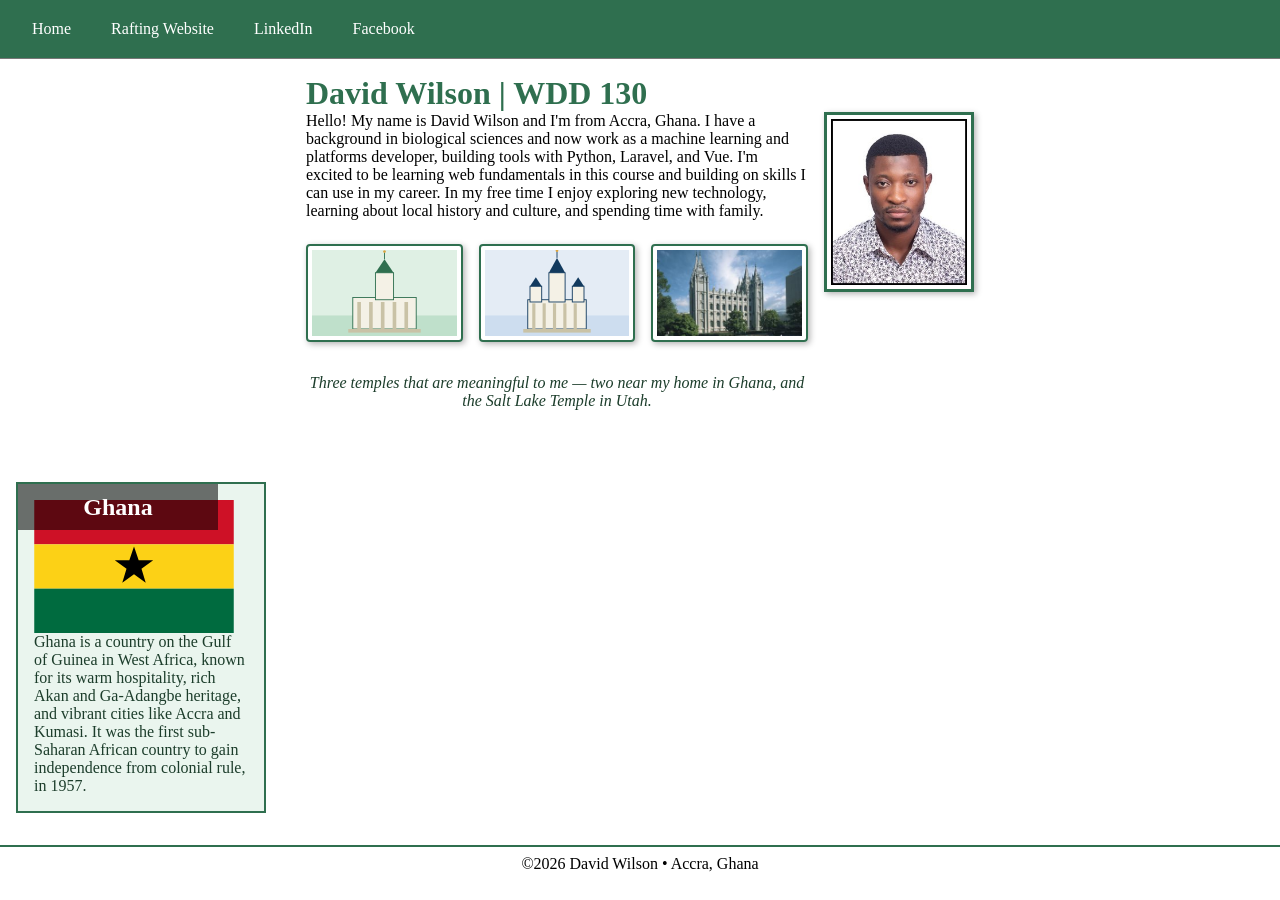
<file: index.html>
<!DOCTYPE html>
<html lang="en-US">
<head>
<meta charset="utf-8">
<meta name="viewport" content="width=device-width,initial-scale=1.0">
<title>David Wilson | WDD 130</title>
<meta name="description" content="Home page for David Wilson, a WDD 130 Web Fundamentals student building skills in HTML, CSS, Python, Laravel, and Vue.">
<meta name="author" content="David Wilson">
<link rel="stylesheet" href="styles/styles.css">
</head>
<body>
<header>
<nav>
<a href="#">Home</a>
<a href="wwr/">Rafting Website</a>
<a href="https://linkedin.com" target="_blank" rel="noopener">LinkedIn</a>
<a href="https://facebook.com" target="_blank" rel="noopener">Facebook</a>
</nav>
</header>
<main>
<h1>David Wilson | WDD 130</h1>
<img src="images/profile.jpg" alt="Hello, my name is David Wilson" width="200">
<p>Hello! My name is David Wilson and I'm from Accra, Ghana. I have a background in biological sciences and now work as a machine learning and platforms developer, building tools with Python, Laravel, and Vue. I'm excited to be learning web fundamentals in this course and building on skills I can use in my career. In my free time I enjoy exploring new technology, learning about local history and culture, and spending time with family.</p>
<section class="gallery">
<a href="https://www.churchofjesuschrist.org/temples/details/accra-ghana-temple?lang=eng" target="_blank" rel="noopener"><img src="images/accra-ghana-temple.svg" alt="Accra Ghana Temple" class="item"></a>
<a href="https://www.churchofjesuschrist.org/temples/details/kumasi-ghana-temple?lang=eng" target="_blank" rel="noopener"><img src="images/kumasi-ghana-temple.svg" alt="Kumasi Ghana Temple" class="item"></a>
<a href="https://www.churchofjesuschrist.org/temples/details/salt-lake-temple?lang=eng" target="_blank" rel="noopener"><img src="images/salt-lake-temple.jpg" alt="Salt Lake Temple" class="item"></a>
<p class="caption">Three temples that are meaningful to me &mdash; two near my home in Ghana, and the Salt Lake Temple in Utah.</p>
</section>
</main>
<aside class="box">
<h2>Ghana</h2>
<img src="images/ghana-flag.svg" alt="The flag of Ghana" width="200">
<p>Ghana is a country on the Gulf of Guinea in West Africa, known for its warm hospitality, rich Akan and Ga-Adangbe heritage, and vibrant cities like Accra and Kumasi. It was the first sub-Saharan African country to gain independence from colonial rule, in 1957.</p>
</aside>
<footer>
<p>&copy;2026 David Wilson &bull; Accra, Ghana</p>
</footer>
</body>
</html>
</file>
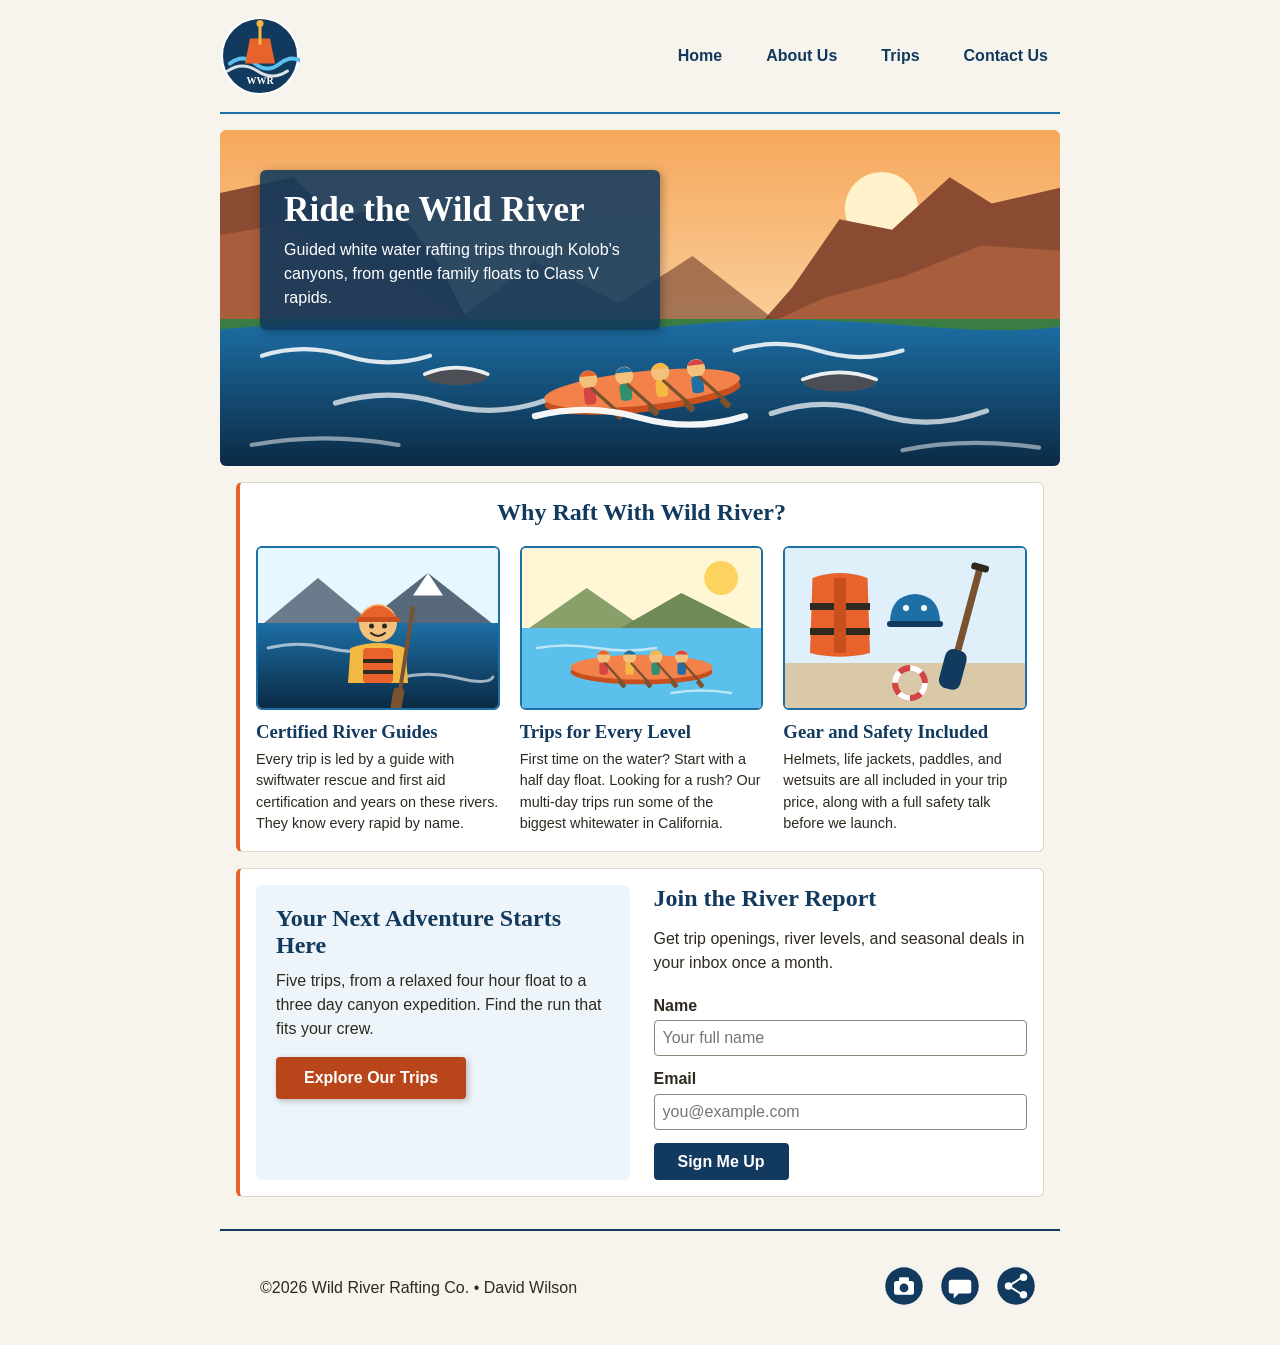
<file: wwr/index.html>
<!DOCTYPE html>
<html lang="en-US">
<head>
<meta charset="utf-8">
<meta name="viewport" content="width=device-width,initial-scale=1.0">
<title>Home | Wild River Rafting Co.</title>
<meta name="description" content="Wild River Rafting Co. offers guided white water rafting trips in Kolob, California, from family friendly half day floats to multi-day Class V expeditions.">
<meta name="author" content="David Wilson">
<link rel="stylesheet" href="styles/rafting.css">
</head>
<body>
<header>
<img src="images/wwr-logo.svg" alt="Wild River Rafting Co. logo" width="80" height="80">
<nav>
<a href="index.html">Home</a>
<a href="about.html">About Us</a>
<a href="trips.html">Trips</a>
<a href="contact.html">Contact Us</a>
</nav>
</header>
<main>
<div class="home-hero">
<img src="images/home-hero.svg" alt="A raft of paddlers charging through whitewater in a red rock canyon at sunset" width="1600" height="640">
<div class="hero-message">
<h1>Ride the Wild River</h1>
<p>Guided white water rafting trips through Kolob's canyons, from gentle family floats to Class V rapids.</p>
</div>
</div>
<section class="offerings">
<h2>Why Raft With Wild River?</h2>
<article>
<img src="images/home-guides.svg" alt="A smiling river guide in a helmet and life jacket holding a paddle" width="480" height="320">
<h3>Certified River Guides</h3>
<p>Every trip is led by a guide with swiftwater rescue and first aid certification and years on these rivers. They know every rapid by name.</p>
</article>
<article>
<img src="images/home-family.svg" alt="A family paddling a raft on a calm, sunny stretch of river" width="480" height="320">
<h3>Trips for Every Level</h3>
<p>First time on the water? Start with a half day float. Looking for a rush? Our multi-day trips run some of the biggest whitewater in California.</p>
</article>
<article>
<img src="images/home-gear.svg" alt="A life jacket, helmet, paddle, and throw ring laid out before a trip" width="480" height="320">
<h3>Gear and Safety Included</h3>
<p>Helmets, life jackets, paddles, and wetsuits are all included in your trip price, along with a full safety talk before we launch.</p>
</article>
</section>
<section class="home-actions">
<div class="cta">
<h2>Your Next Adventure Starts Here</h2>
<p>Five trips, from a relaxed four hour float to a three day canyon expedition. Find the run that fits your crew.</p>
<a href="trips.html" class="cta-button">Explore Our Trips</a>
</div>
<form class="signup" action="#" method="get">
<h2>Join the River Report</h2>
<p>Get trip openings, river levels, and seasonal deals in your inbox once a month.</p>
<label for="signup-name">Name</label>
<input type="text" id="signup-name" name="signup-name" placeholder="Your full name" autocomplete="name" required>
<label for="signup-email">Email</label>
<input type="email" id="signup-email" name="signup-email" placeholder="you@example.com" autocomplete="email" required>
<button type="submit">Sign Me Up</button>
</form>
</section>
</main>
<footer>
<p>&copy;2026 Wild River Rafting Co. &bull; David Wilson</p>
<nav class="socialmedia">
<a href="https://instagram.com" target="_blank" rel="noopener"><img src="images/social-camera.svg" alt="Wild River Rafting Co. on Instagram"></a>
<a href="https://facebook.com" target="_blank" rel="noopener"><img src="images/social-chat.svg" alt="Wild River Rafting Co. on Facebook"></a>
<a href="https://twitter.com" target="_blank" rel="noopener"><img src="images/social-share.svg" alt="Wild River Rafting Co. on Twitter"></a>
</nav>
</footer>
</body>
</html>
</file>
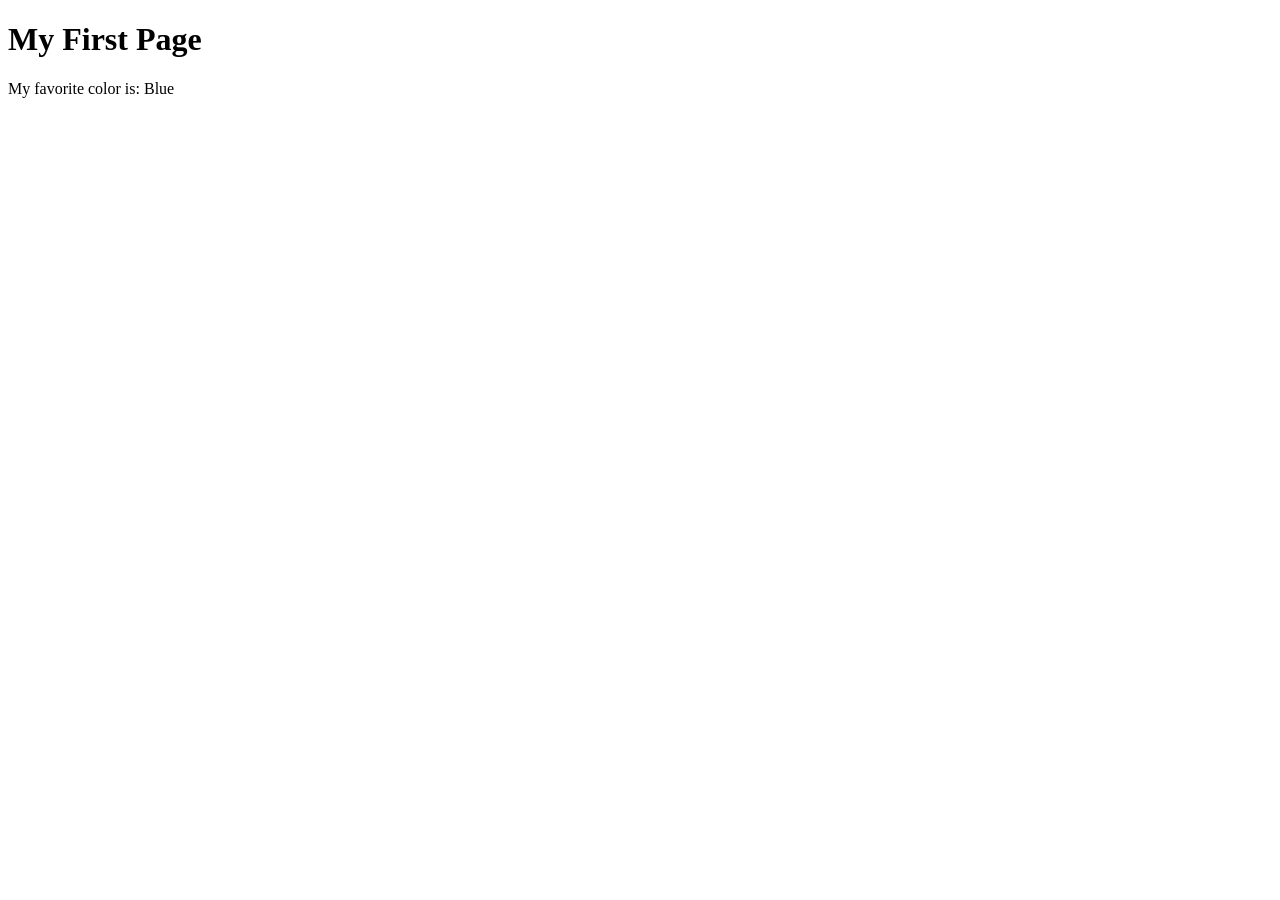
<file: week01/first-page.html>
<!DOCTYPE html>
<html lang="en">
<head>
    <meta charset="UTF-8">
    <meta name="viewport" content="width=device-width, initial-scale=1.0">
    <title>My First Page</title>
</head>
<body>
    <h1>My First Page</h1>
    <p>My favorite color is: Blue</p>
</body>
</html>
</file>
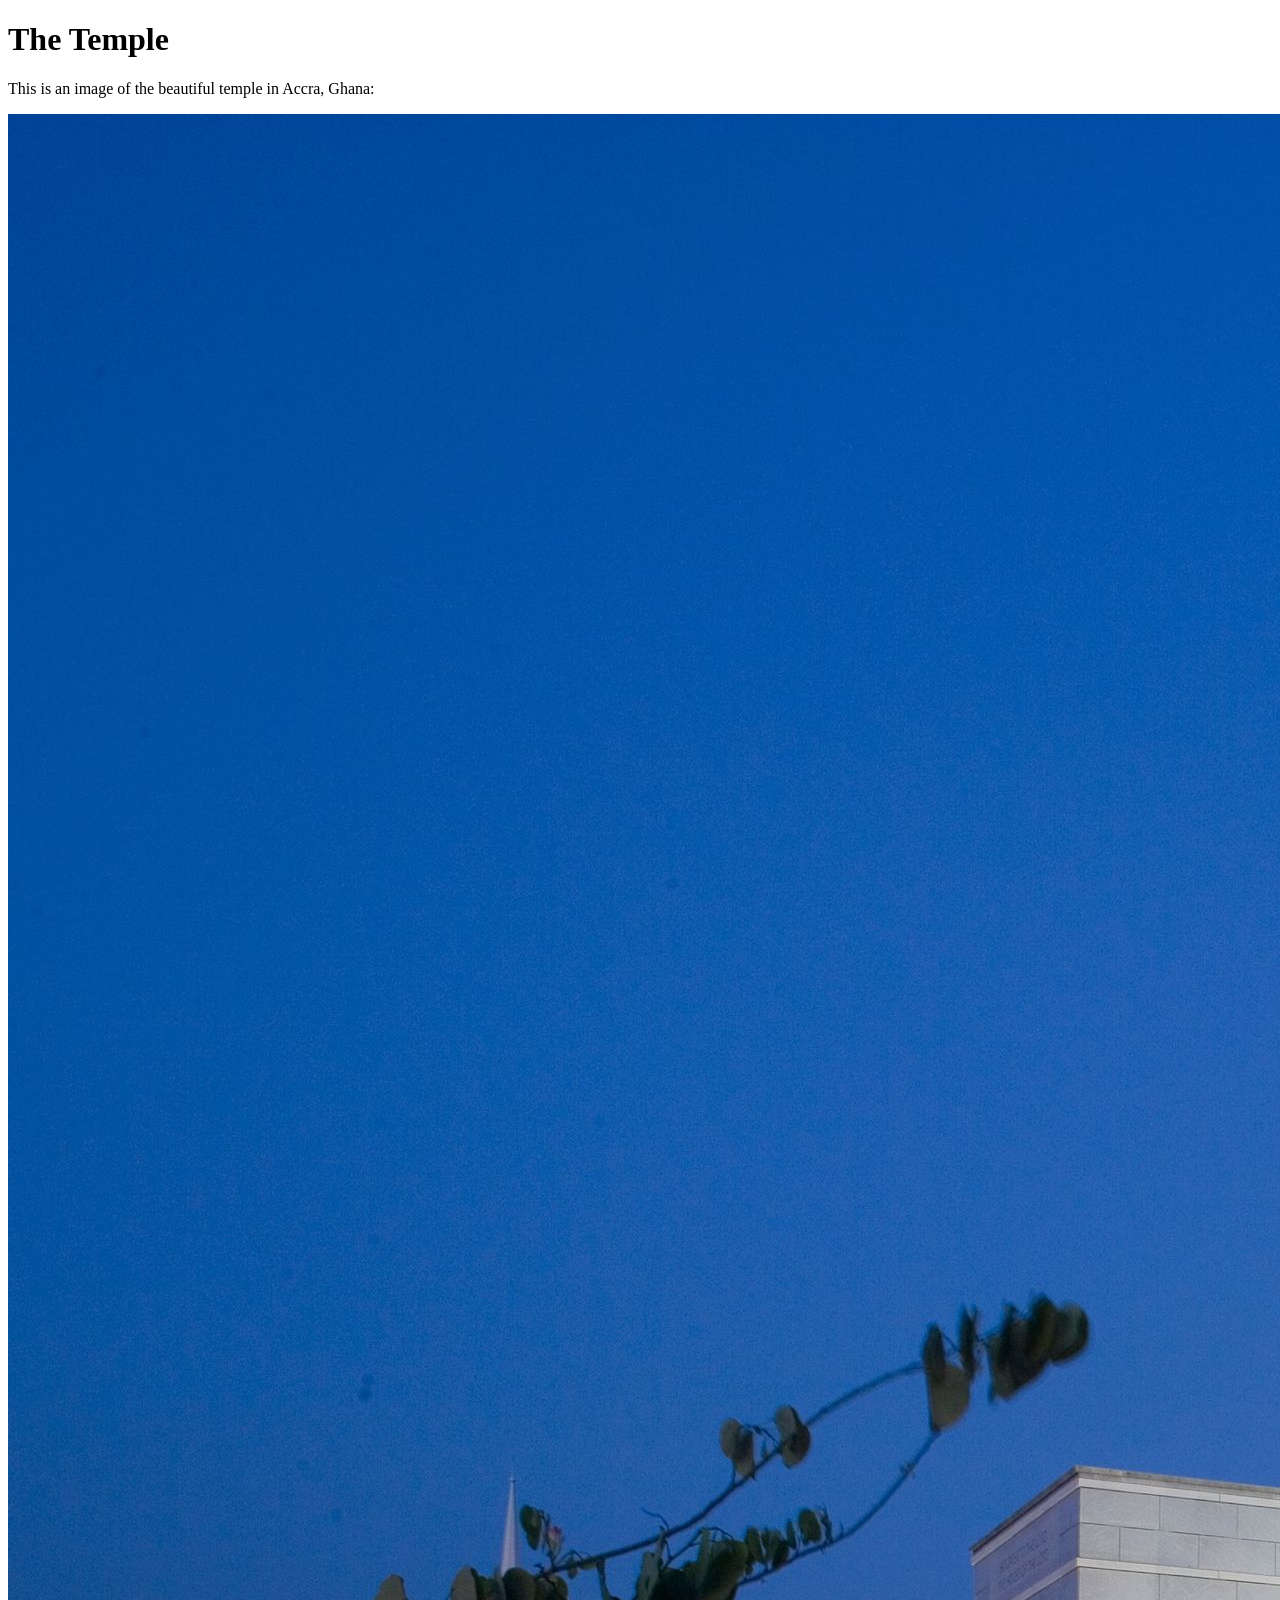
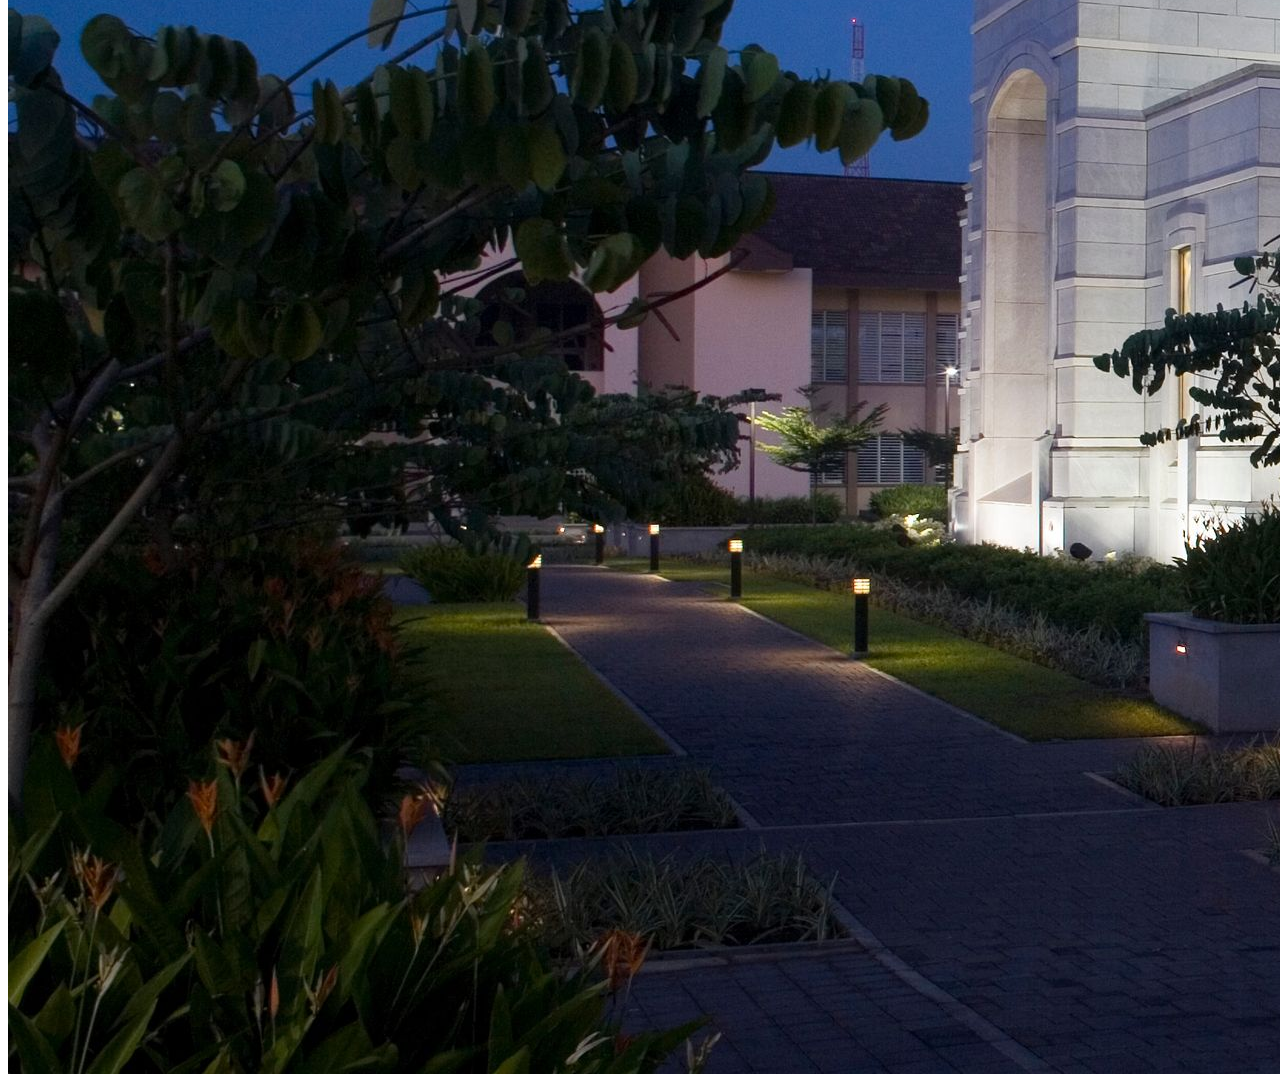
<file: week01/images.html>
<!DOCTYPE html>
<html lang="en">
<head>
    <meta charset="UTF-8">
    <meta name="viewport" content="width=device-width, initial-scale=1.0">
    <title>Temple Image</title>
</head>
<body>
    <h1>The Temple</h1>
    <p>This is an image of the beautiful temple in Accra, Ghana:</p>
    <img src="images/temple-large.jpeg" alt="The Accra Ghana Temple">
    
</body>
</html>
</file>
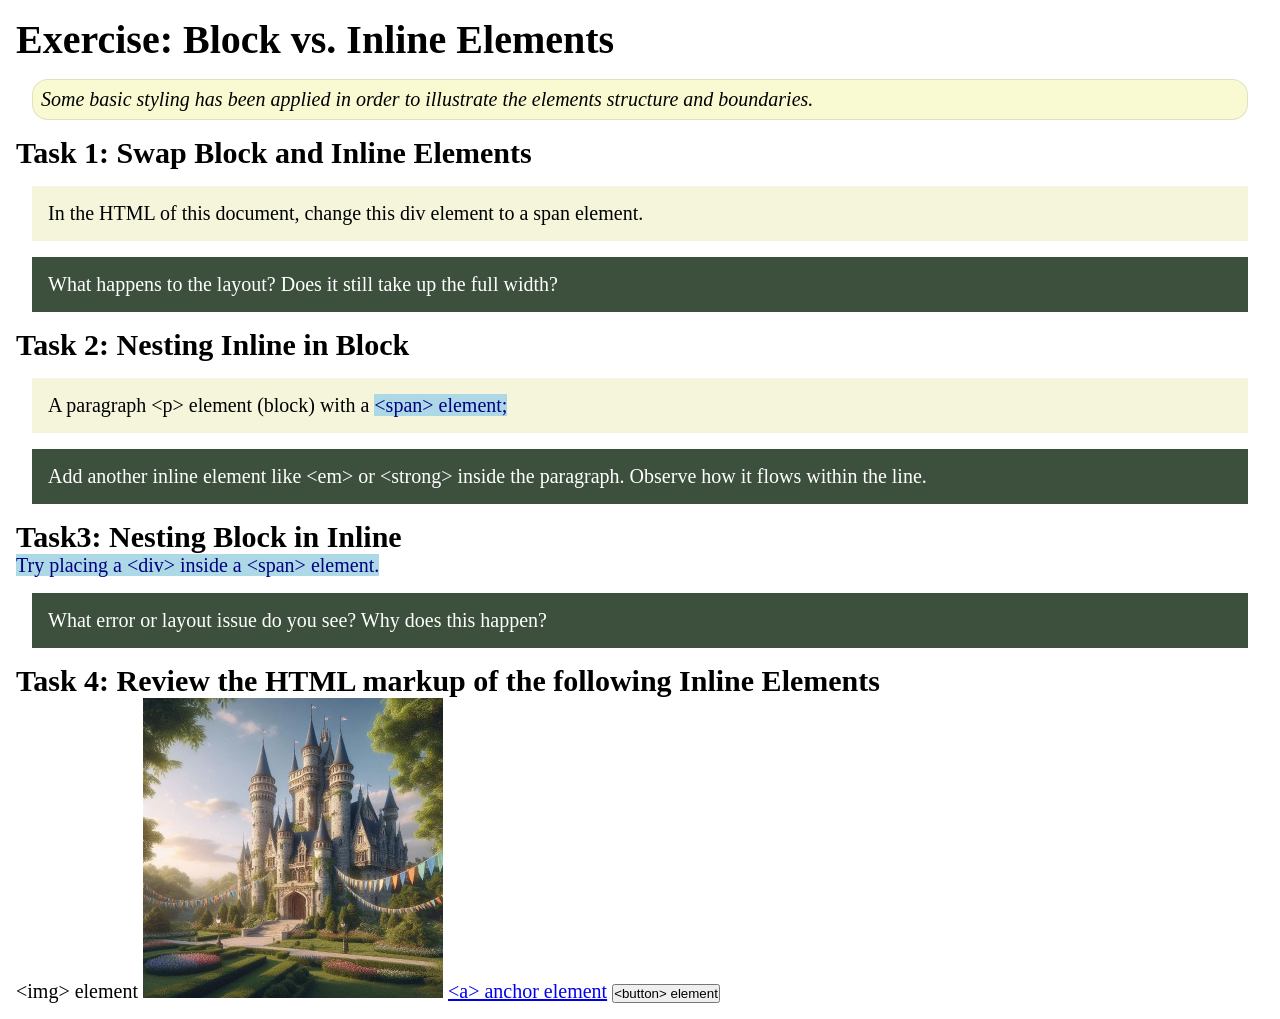
<file: week02/block-vs-inline.html>
<!DOCTYPE html>
<html lang="en">

<head>
    <meta charset="UTF-8">
    <meta name="viewport" content="width=device-width, initial-scale=1.0">
    <title>Exercise: Block vs. Inline Elements</title>
    <link rel="stylesheet" href="styles/block-vs-inline.css">
</head>

<body>
    <main>
        <h1>Exercise: Block vs. Inline Elements</h1>
        <p class="note">Some basic styling has been applied in order to illustrate the elements structure and
            boundaries.</p>

        <h2>Task 1: Swap Block and Inline Elements</h2>
        <div>In the HTML of this document, change this div element to a span element.</div>

        <p class="question">What happens to the layout? Does it still take up the full width?</p>

        <h2>Task 2: Nesting Inline in Block</h2>
        <p>A paragraph &lt;p&gt; element (block) with a <span>&lt;span&gt; element;</span></p>
        <p class="question">Add another inline element like &lt;em&gt; or &lt;strong&gt; inside the paragraph. Observe
            how it flows within the line.</p>

        <h2>Task3: Nesting Block in Inline</h2>
        <span>Try placing a &lt;div&gt; inside a &lt;span&gt; element.</span>
            <p class="question">What error or layout issue do you see? Why does this happen?</p>


            <h2>Task 4: Review the HTML markup of the following Inline Elements</h2>
        &lt;img&gt; element
        <img src="images/castle.webp" alt="placeholder image (images are inline)" width="300" height="300">
        <a href="https://churchofjesuschrist.org">&lt;a&gt; anchor element</a>
        <button type="button">&lt;button&gt; element</button>
    </main>
</body>

</html>
</file>
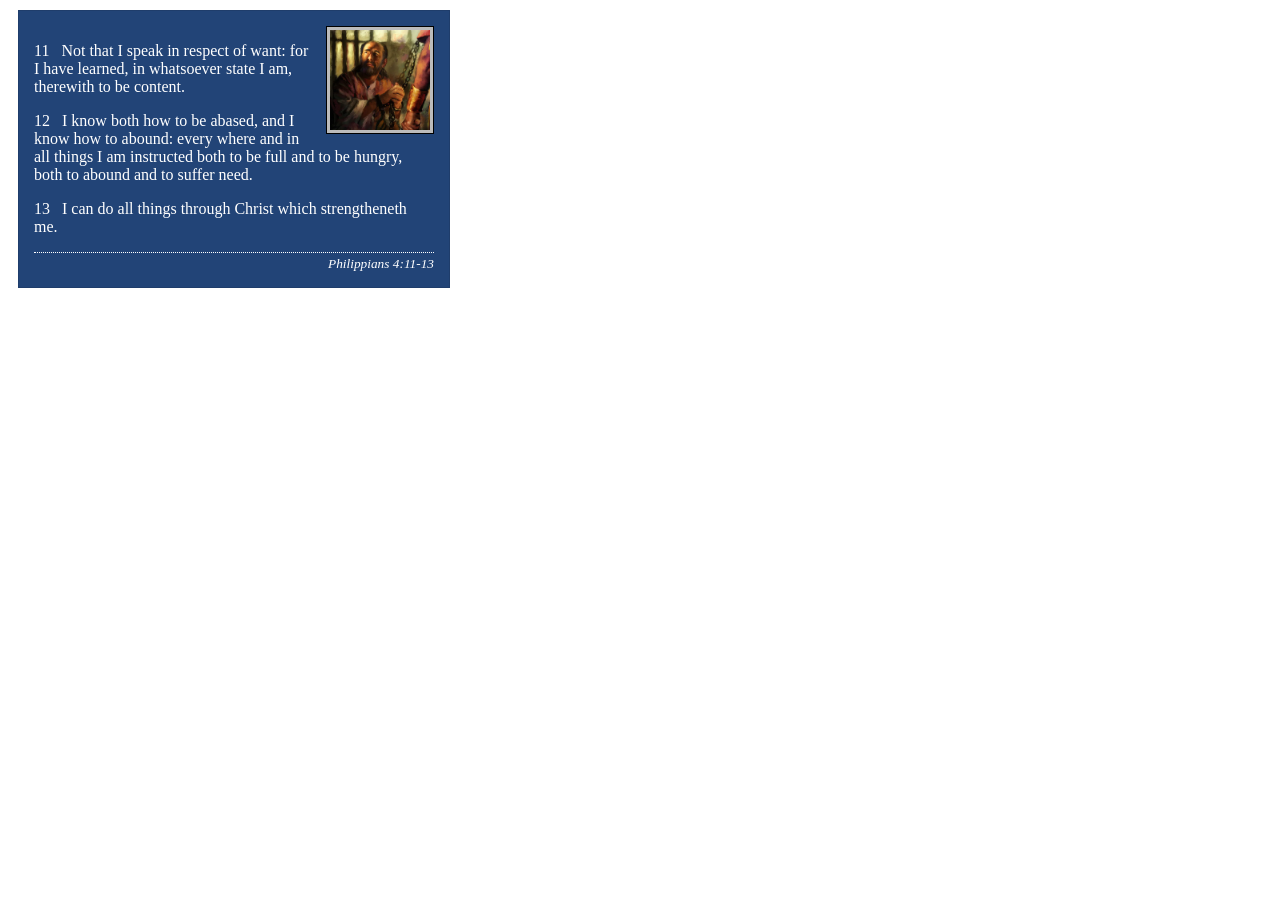
<file: week02/box-model-solution.html>
<!DOCTYPE html>
<html lang="en">
<head>
    <meta charset="UTF-8">
    <meta name="viewport" content="width=device-width, initial-scale=1.0">
    <title>Box Model Activity</title>
    <link rel="stylesheet" href="styles/box-model-solution.css">
</head>
<body>
    <main>
        <div class="callout">
            <img src="images/apostle-paul-imprisoned.webp" alt="Paul the Apostle - Imprisoned in Rome" width="200" height="200">
            <blockquote>
                <p>11 &nbsp; Not that I speak in respect of want: for I have learned, in whatsoever state I am, therewith to be content.</p>
                <p>12 &nbsp; I know both how to be abased, and I know how to abound: every where and in all things I am instructed both to be full and to be hungry, both to abound and to suffer need.</p>
                <p>13 &nbsp; I can do all things through Christ which strengtheneth me.</p>
            </blockquote>
            <cite>Philippians 4:11-13</cite>
        </div>
    </main>
</body>
</html>
</file>
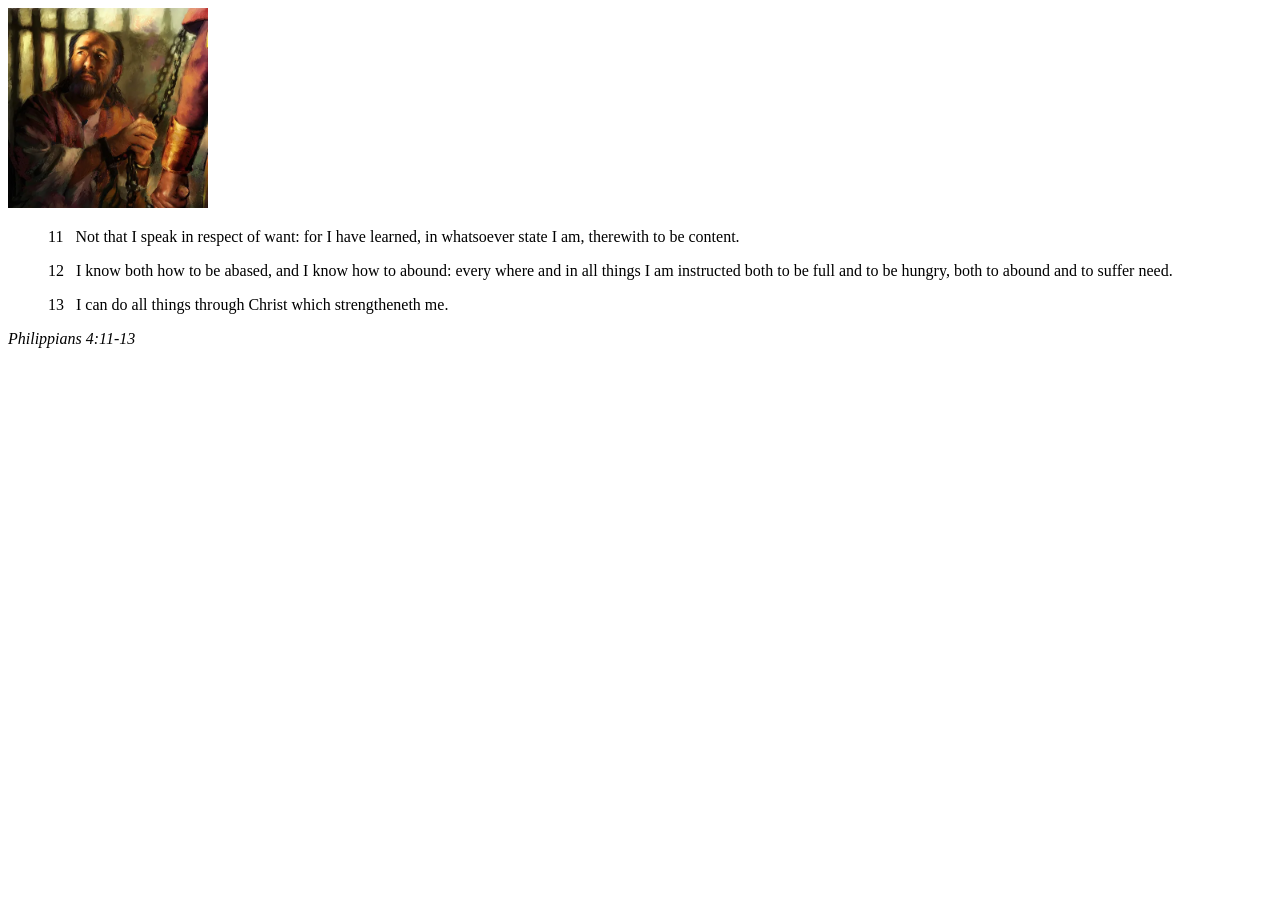
<file: week02/box-model.html>
<!DOCTYPE html>
<html lang="en">
<head>
    <meta charset="UTF-8">
    <meta name="viewport" content="width=device-width, initial-scale=1.0">
    <title>Box Model Activity</title>
</head>
<body>
    <main>
        <div class="callout">
            <img src="images/apostle-paul-imprisoned.webp" alt="Paul the Apostle - Imprisoned in Rome" width="200" height="200">
            <blockquote>
                <p>11 &nbsp; Not that I speak in respect of want: for I have learned, in whatsoever state I am, therewith to be content.</p>
                <p>12 &nbsp; I know both how to be abased, and I know how to abound: every where and in all things I am instructed both to be full and to be hungry, both to abound and to suffer need.</p>
                <p>13 &nbsp; I can do all things through Christ which strengtheneth me.</p>
            </blockquote>
            <cite>Philippians 4:11-13</cite>
        </div>
    </main>
</body>
</html>
</file>
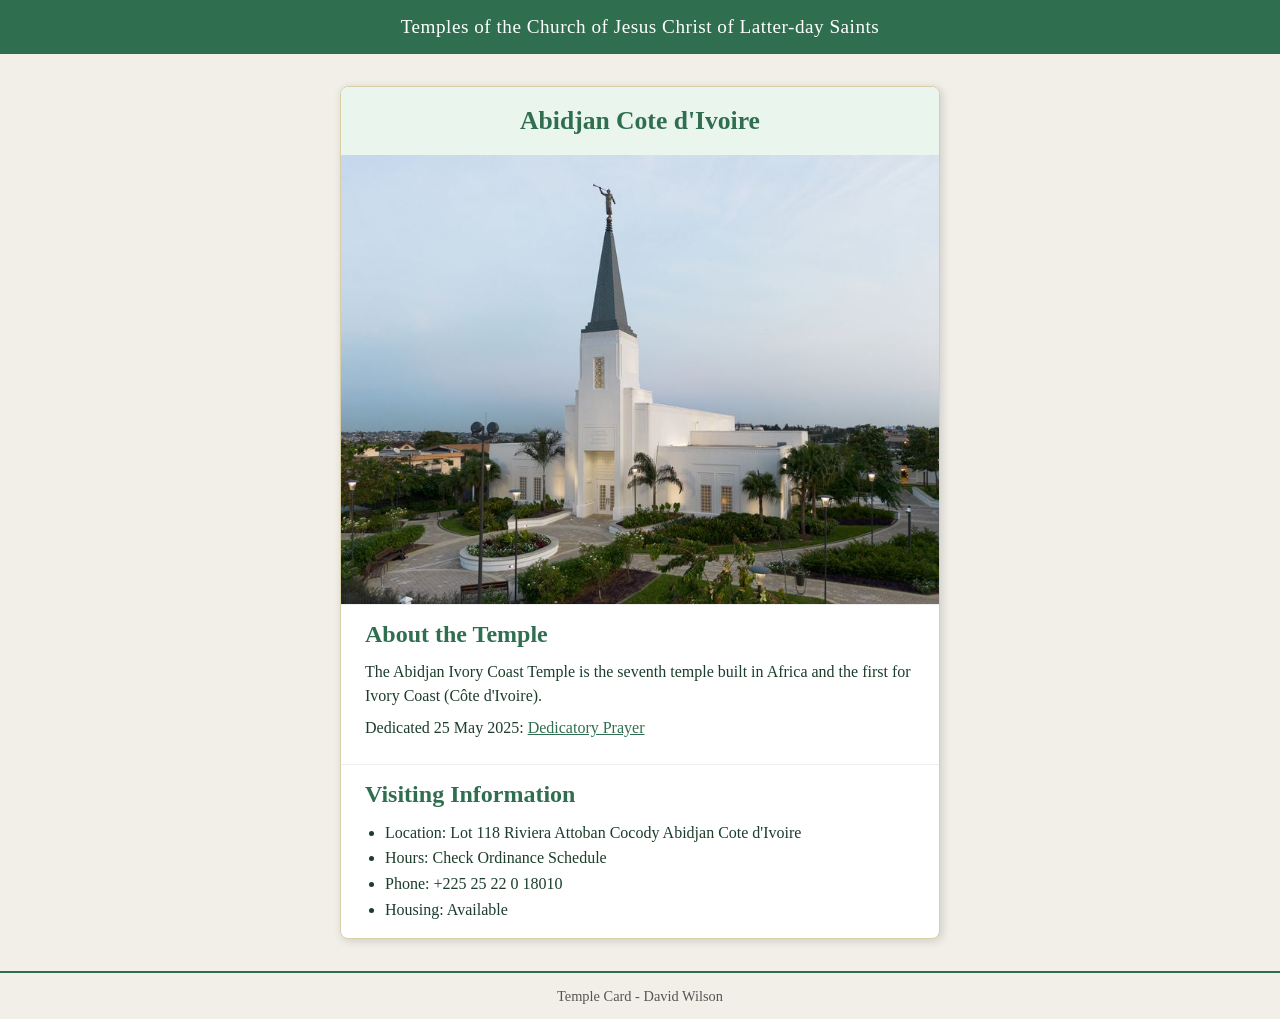
<file: week02/temple.html>
<!DOCTYPE html>
<html lang="en">

<head>
    <meta charset="UTF-8">
    <meta name="viewport" content="width=device-width, initial-scale=1.0">
    <title>Temple Card - Abidjan Cote d'Ivoire</title>
    <link rel="stylesheet" href="styles/temple.css">
</head>

<body>
    <header>
        <p>Temples of the Church of Jesus Christ of Latter-day Saints</p>
    </header>
    <main>
        <h1>Abidjan Cote d'Ivoire</h1>
        <picture>
            <img src="images/abidjan-ivory-coast.jpeg" alt="Abidjan Cote d'Ivoire Temple">
        </picture>
        <section>
            <h2>About the Temple</h2>
            <p>The Abidjan Ivory Coast Temple is the seventh temple built in Africa and the first for Ivory Coast (Côte
                d'Ivoire).</p>
            <p>Dedicated 25 May 2025: <a
                    href="https://www.churchofjesuschrist.org/temples/dedicatory-prayer/abidjan-ivory-coast-temple/2025-05-25?lang=eng"
                    target="_blank" rel="noopener noreferrer">Dedicatory Prayer</a></p>
        </section>
        <section>
            <h2>Visiting Information</h2>
            <ul>
                <li>Location: Lot 118 Riviera Attoban Cocody Abidjan Cote d'Ivoire</li>
                <li>Hours: Check Ordinance Schedule</li>
                <li>Phone: +225 25 22 0 18010</li>
                <li>Housing: Available</li>
            </ul>
        </section>
    </main>
    <footer>
        <p>Temple Card - David Wilson</p>
    </footer>
</body>

</html>
</file>
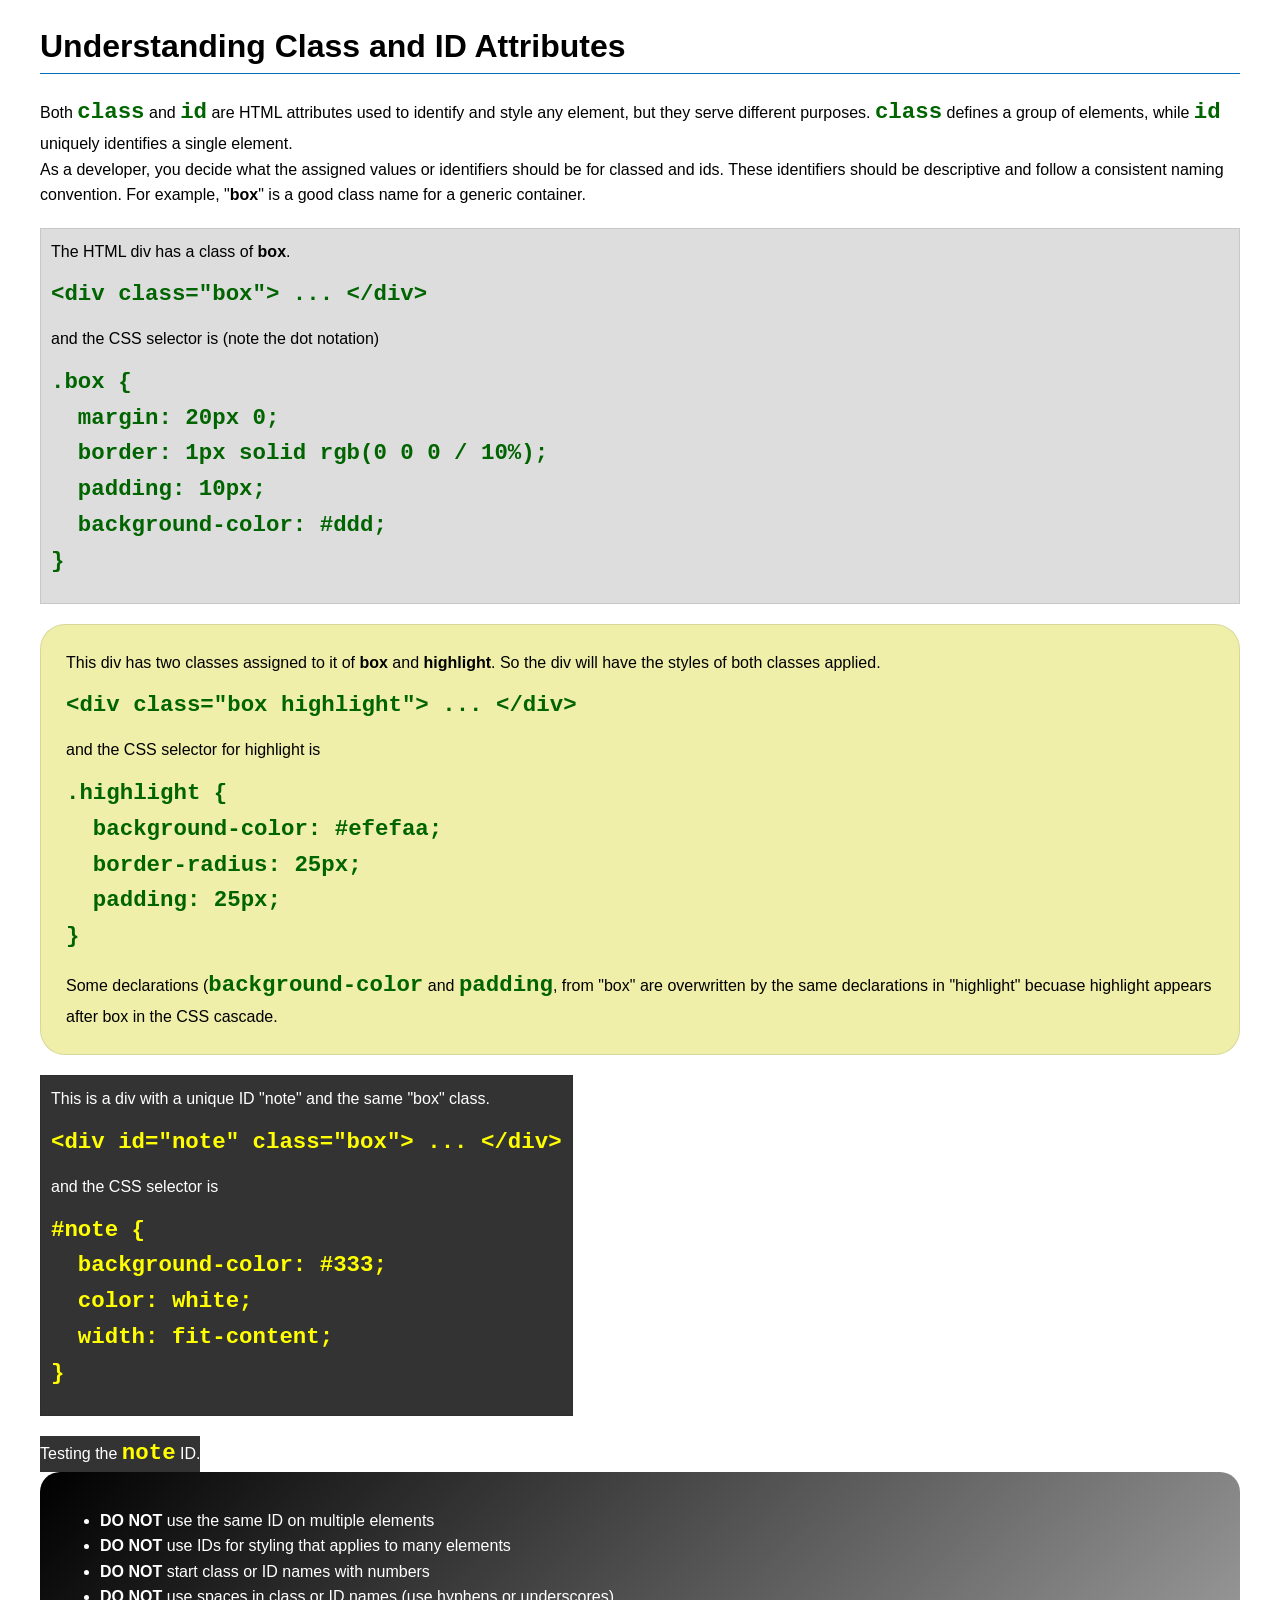
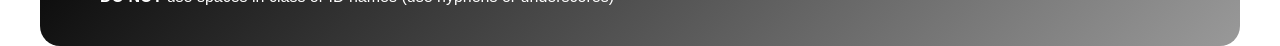
<file: week03/class-and-id.html>
<!DOCTYPE html>
<html lang="en">

<head>
    <meta charset="UTF-8">
    <meta name="viewport" content="width=device-width, initial-scale=1.0">
    <title>Class vs ID Attributes</title>
    <link rel="stylesheet" href="styles/class-and-id.css">
</head>

<body>
    <h1>Understanding Class and ID Attributes</h1>
    <p>Both <code>class</code> and <code>id</code> are HTML attributes used to identify and style any element, but they
        serve different purposes. <code>class</code> defines a group of elements, while <code>id</code> uniquely
        identifies a single element.</p>
    <p>As a developer, you decide what the assigned values or identifiers should be for classed and ids. These
        identifiers should be
        descriptive and follow a consistent naming convention. For example, "<strong>box</strong>" is a good class name
        for a generic container.</p>
    <div class="box">
        <p>The HTML div has a class of <strong>box</strong>.</p>
        <pre><code class="html">&lt;div class="box"&gt; ... &lt;/div&gt;</code></pre>
        and the CSS selector is (note the dot notation)
        <pre><code class="css">.box {
  margin: 20px 0;
  border: 1px solid rgb(0 0 0 / 10%);
  padding: 10px;
  background-color: #ddd; 
}</code></pre>
    </div>

    <div class="box highlight">
        <p>This div has two classes assigned to it of <strong>box</strong> and <strong>highlight</strong>. So the div
            will have the styles of both classes applied.</p>
        <pre><code class="html">&lt;div class="box highlight"&gt; ... &lt;/div&gt;</code></pre>
        and the CSS selector for highlight is
        <pre><code class="css">.highlight {
  background-color: #efefaa;
  border-radius: 25px;
  padding: 25px;
}</code></pre>
<p>Some declarations (<code>background-color</code> and <code>padding</code>, from "box" are overwritten by the same declarations in "highlight" becuase highlight appears after box in the CSS cascade.</p>
    </div>

    <div id="note" class="box">
        <p>This is a div with a unique ID "note" and the same "box" class.</p>
        <pre><code class="html">&lt;div id="note" class="box"&gt; ... &lt;/div&gt;</code></pre>
        and the CSS selector is
        <pre><code class="css">#note {
  background-color: #333;
  color: white;
  width: fit-content;
}</code></pre>
    </div>

    <div id="note">
        <p>Testing the <code>note</code> ID.</p>
    </div>

    <section id="best-practice">
        <ul>
            <li><strong>DO NOT</strong> use the same ID on multiple elements</li>
            <li><strong>DO NOT</strong> use IDs for styling that applies to many elements</li>
            <li><strong>DO NOT</strong> start class or ID names with numbers</li>
            <li><strong>DO NOT</strong> use spaces in class or ID names (use hyphens or underscores)</li>
        </ul>
    </section>




</body>

</html>
</file>
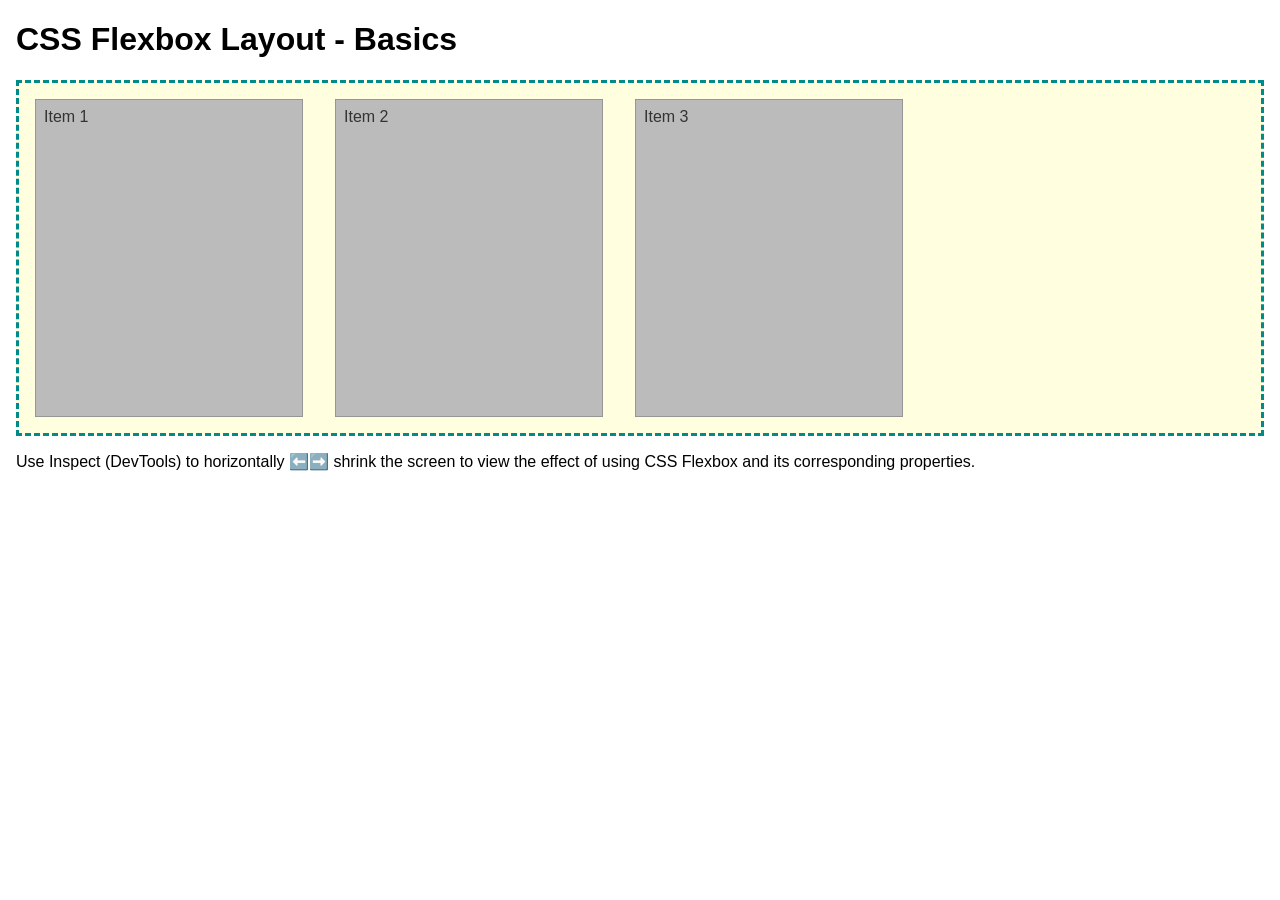
<file: week04/flexbox-layout.html>
<!DOCTYPE html>
<html lang="en">
<head>
    <meta charset="UTF-8">
    <meta name="viewport" content="width=device-width, initial-scale=1.0">
    <title>CSS Flexbox Layout - Basics</title>
    <link rel="stylesheet" href="styles/flexbox.css">
</head>
<body>
    <main>
        <h1>CSS Flexbox Layout - Basics</h1>
        <div class="flex-container">
            <div class="flex-item item1">Item 1</div>
            <div class="flex-item item2">Item 2</div>
            <div class="flex-item item3">Item 3</div>
        </div>
        <p>Use Inspect (DevTools) to horizontally ⬅️➡️ shrink the screen to view the effect of using CSS Flexbox and its corresponding properties.</p>
    </main>
</body>
</html>
</file>
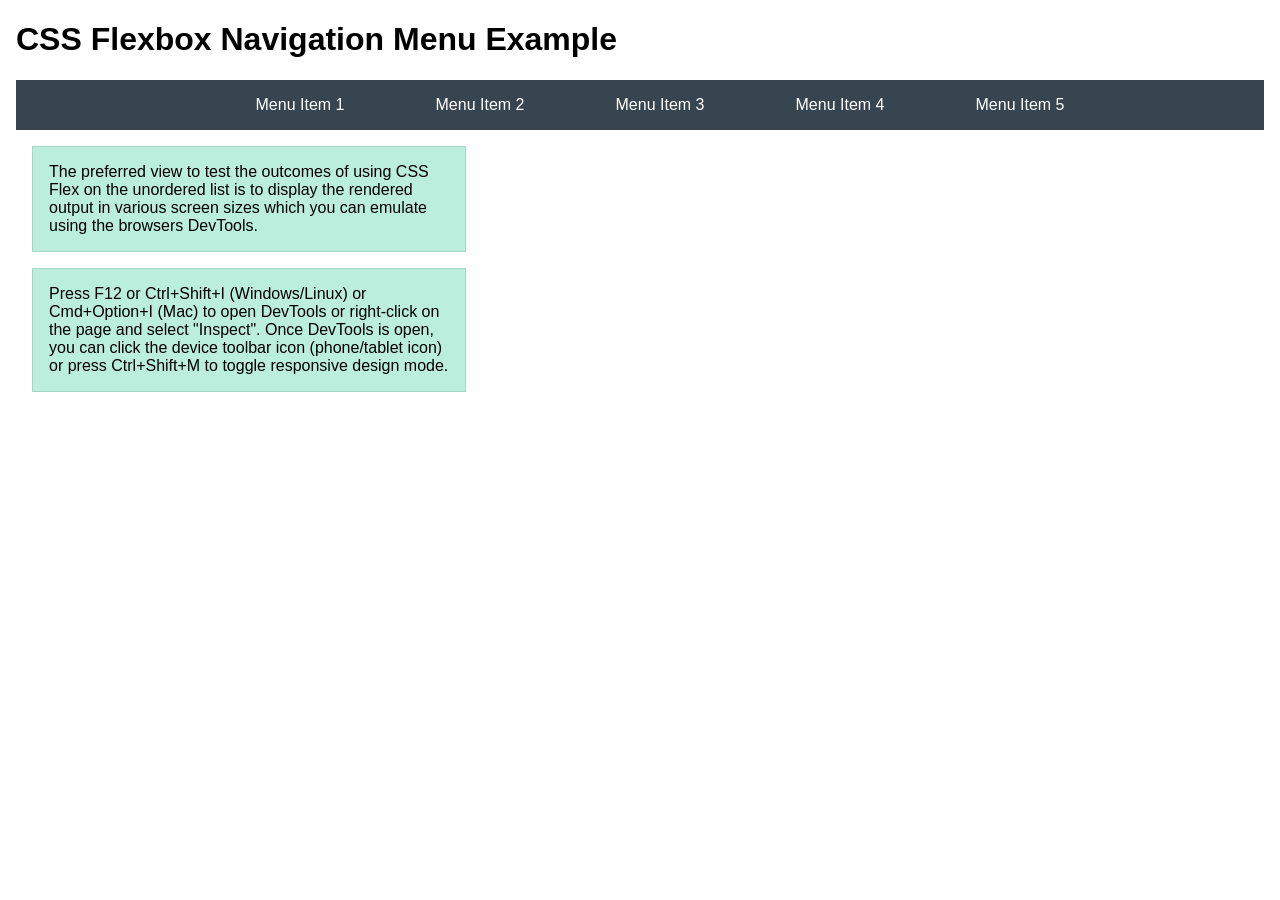
<file: week04/flexbox-menu.html>
<!DOCTYPE html>
<html lang="en">
<head>
    <meta charset="UTF-8">
    <meta name="viewport" content="width=device-width, initial-scale=1.0">
    <title>CSS Flexbox - Navigation Menu</title>
    <link rel="stylesheet" href="styles/flexbox-menu.css">
</head>
<body>
    <main>
        <h1>CSS Flexbox Navigation Menu Example</h1>
        <nav>
            <ul>
                <li><a href="#">Menu Item 1</a></li>
                <li><a href="#">Menu Item 2</a></li>
                <li><a href="#">Menu Item 3</a></li>
                <li><a href="#">Menu Item 4</a></li>
                <li><a href="#">Menu Item 5</a></li>
            </ul>
        </nav>
        <p>The preferred view to test the outcomes of using CSS Flex on the unordered list is to display the rendered output in various screen sizes which you can emulate using the browsers DevTools.</p>

        <p>Press F12 or Ctrl+Shift+I (Windows/Linux) or Cmd+Option+I (Mac) to open DevTools or right-click on the page and select "Inspect". Once DevTools is open, you can click the device toolbar icon (phone/tablet icon) or press Ctrl+Shift+M to toggle responsive design mode.</p>

                      
        
    </main>
</body>
</html>
</file>
<file: styles/styles.css>
/* Universal selector reset: remove default browser margin/padding
   from every element and switch box-sizing to border-box so that
   padding and border are included inside an element's declared
   width/height instead of adding to it. This makes the page layout
   much easier to control. */
* {
    margin: 0;
    padding: 0;
    box-sizing: border-box;
}

/* General image default */
img {
    width: 200px;
    height: auto;
}

/* Separate the header visually from the page content below it. */
header {
    border-bottom: 1px solid #777;
}

/* Top navigation bar, laid out with Flexbox so the links sit in a
   row. align-items: center vertically centers the links (the flex
   items) along the cross axis within the nav bar. */
nav {
    background-color: #2f6f4f;
    padding: 0.75em 1em;
    display: flex;
    align-items: center;
    gap: 0.5em;
}

/* Each nav link fills its own block so the whole link area (not
   just the text) is clickable and padded. text-decoration: none
   removes the underline browsers apply to links by default. */
nav a {
    color: #ffffff;
    padding: 0.5em 1em;
    text-decoration: none;
    display: block;
}

nav a:hover {
    text-decoration: underline;
}

/* Main heading color */
h1 {
    color: #2f6f4f;
}

/* Limit the width of the main content area */
main {
    max-width: 700px;
    margin: 0 auto;
    padding: 1em;
}

/* Override the general img rule for the profile picture in main.
   Using a "main img" descendant selector gives this rule higher
   specificity than the plain "img" selector above, so the profile
   photo can have its own size (150px), border, padding, and shadow
   without affecting other images on the page, such as the one in
   the aside. The image is floated to the right so the introduction
   paragraph wraps beside it. */
main img {
    width: 150px;
    height: auto;
    border: 3px solid #2f6f4f;
    padding: 4px;
    box-shadow: 2px 2px 6px rgba(0, 0, 0, 0.3);
    float: right;
    margin: 0 0 1em 1em;
}

/* Paragraph spacing so text below/around the floated image still
   has breathing room now that the universal reset removed the
   browser default. */
main p {
    padding: 0;
    margin-bottom: 1em;
}

/* Aside box that highlights a fact about my home country. */
aside {
    width: 250px;
    margin: 1.5em auto;
    border: 2px solid #2f6f4f;
    padding: 1em;
    background-color: #eaf5ee;
    color: #1c3d2b;
    position: relative;
}

/* The image inside the aside keeps its own 200px width and an
   automatic height so its aspect ratio is preserved. */
aside img {
    width: 200px;
    height: auto;
    display: block;
}

/* Overlay the "Ghana" heading directly on top of the aside image
   using absolute positioning. Because the aside element above has
   position: relative, this h2 positions itself relative to the
   aside box instead of the whole page. */
aside h2 {
    position: absolute;
    top: 0;
    left: 0;
    width: 200px;
    padding: 0.4em;
    background-color: rgba(0, 0, 0, 0.55);
    color: #ffffff;
    text-align: center;
}

/* Base paragraph rule: remove default padding so spacing is
   controlled by margin/layout rules instead. */
p {
    padding: 0;
}

/* Separate the footer from the main content and center its text */
footer {
    margin-top: 2em;
    border-top: 2px solid #2f6f4f;
    text-align: center;
    padding-top: 0.5em;
}

/* Class Selectors */
.box {
    margin: 1rem;
    border: 2px solid #2f6f4f;
    padding: 1rem;
    background-color: #eaf5ee;
    color: #1c3d2b;
}

/* Photo gallery: a three-column CSS Grid for the temple photos.
   The caption paragraph sits in the row underneath the photos and
   is stretched across all three columns with grid-column: 1 / 4. */
.gallery {
    display: grid;
    grid-template-columns: repeat(3, 1fr);
    gap: 1em;
    max-width: 700px;
    margin: 1.5em auto;
}

.gallery .item {
    width: 100%;
    height: auto;
    aspect-ratio: 16 / 10;
    object-fit: cover;
    border: 2px solid #2f6f4f;
    border-radius: 4px;
    display: block;
}

.gallery .caption {
    grid-column: 1 / 4;
    text-align: center;
    font-style: italic;
    color: #1c3d2b;
}
</file>
<file: wwr/styles/rafting.css>
/* Wild River Rafting Co. — site-wide styles for all pages */

:root {
    --primary-color: #123a5e;
    --secondary-color: #1d6fa5;
    --accent1-color: #2f2a20;
    --accent2-color: #e8622c;
    --heading-font: Georgia, 'Times New Roman', serif;
    --body-font: Verdana, Arial, sans-serif;
}

* {
    margin: 0;
    padding: 0;
    box-sizing: border-box;
}

body {
    font-family: var(--body-font);
    color: var(--accent1-color);
    background-color: #f7f4ee;
}

header, main, footer {
    width: 840px;
    margin: 0 auto;
}

h1, h2 {
    font-family: var(--heading-font);
    color: var(--primary-color);
}

nav, p, section, article {
    margin: 16px;
    padding: 8px;
}

/* Header: CSS Grid lays the logo and nav side by side and keeps
   them vertically centered and aligned, so this same header can be
   reused as-is on every page of the site. */
header {
    display: grid;
    grid-template-columns: 80px 1fr;
    align-items: center;
    gap: 1em;
    padding: 1em 0;
    border-bottom: 2px solid var(--secondary-color);
}

header img {
    width: 80px;
    height: 80px;
}

/* Nav: CSS Flex lays the links out in a horizontal row and pushes
   the whole group to the right side of the grid's second column. */
header nav {
    display: flex;
    gap: 1.25em;
    margin: 0;
    padding: 0;
    justify-self: end;
}

header nav a {
    text-decoration: none;
    color: var(--primary-color);
    font-weight: bold;
    padding: 0.5em 0.75em;
    border-radius: 4px;
}

header nav a:hover {
    background-color: var(--secondary-color);
    color: #ffffff;
}

/* Hero */
.hero {
    position: relative;
}

.hero img {
    display: block;
    width: 100%;
    height: auto;
}

.hero h1 {
    position: absolute;
    top: 20px;
    width: 100%;
    padding: 16px;
    text-align: center;
    background-color: rgba(47, 42, 32, 0.8);
    color: #fff;
}

.hero article {
    position: absolute;
    bottom: 20px;
    left: 20px;
    right: 20px;
    background-color: rgba(255, 255, 255, 0.88);
    border-radius: 8px;
    box-shadow: 2px 2px 10px rgba(0, 0, 0, 0.3);
}

.hero article img {
    float: right;
    width: 125px;
    margin: 0 0 0.5em 0.5em;
    border-radius: 6px;
}

/* Sections */
section {
    background-color: #ffffff;
    border: 1px solid #ddd6c4;
    border-left: 4px solid var(--accent2-color);
    border-radius: 6px;
}

/* History: CSS Grid places a paragraph on either side of a single
   photo, with the heading centered above spanning all three
   columns. */
.history {
    display: grid;
    grid-template-columns: 1fr 220px 1fr;
    align-items: center;
    gap: 0 1.5em;
}

.history h2 {
    grid-column: 1 / 4;
    text-align: center;
    margin-bottom: 0.5em;
}

.history p {
    margin: 0;
    padding: 0;
}

.history-img {
    width: 100%;
    height: auto;
    border-radius: 6px;
    box-shadow: 2px 2px 8px rgba(0, 0, 0, 0.25);
}

/* Adventure gallery: CSS Grid spreads the five trip photos evenly
   across the section in a single row of equal-width columns. The
   heading spans the full row above them. */
.adventure-gallery {
    display: grid;
    grid-template-columns: repeat(5, 1fr);
    gap: 1em;
    align-items: start;
}

.adventure-gallery h2 {
    grid-column: 1 / -1;
    text-align: center;
}

.adventure-gallery figure {
    text-align: center;
    margin: 0;
}

.adventure-gallery img {
    width: 100%;
    height: auto;
    aspect-ratio: 1 / 1;
    object-fit: cover;
    border-radius: 6px;
    border: 2px solid var(--secondary-color);
    display: block;
}

.adventure-gallery figcaption {
    margin-top: 0.4em;
    font-size: 0.9em;
    color: var(--accent1-color);
}

/* Footer: Flex keeps the copyright text on the left and pushes the
   social media icons to fill the remaining space on the right. */
footer {
    display: flex;
    align-items: center;
    justify-content: space-between;
    gap: 1em;
    text-align: left;
    padding: 1.5em 1em;
    border-top: 2px solid var(--primary-color);
    margin-top: 2em;
}

.socialmedia {
    display: flex;
    justify-content: flex-end;
    gap: 1em;
    margin: 0;
}

.socialmedia a {
    text-decoration: none;
}

/* Contact Us page: company info block, centered above the map/form
   section, mirroring the wireframe layout. */
.contact-intro {
    text-align: center;
}

.contact-intro address {
    font-style: normal;
    line-height: 1.6;
}

.contact-intro address a {
    color: var(--secondary-color);
}

/* Contact main: CSS Grid places the map and the contact form side
   by side in two equal columns, matching the wireframe. */
.contact-main {
    display: grid;
    grid-template-columns: 1fr 1fr;
    gap: 1.5em;
    align-items: start;
}

.map-wrap iframe {
    width: 100%;
    height: 300px;
    border: 0;
    border-radius: 6px;
}

.contact-form {
    display: flex;
    flex-direction: column;
    gap: 0.75em;
}

.form-row {
    display: flex;
    flex-direction: column;
    gap: 0.3em;
}

.contact-form label {
    font-weight: bold;
}

.contact-form input[type="text"],
.contact-form input[type="email"],
.contact-form textarea {
    font: inherit;
    padding: 0.5em;
    border: 1px solid #bbb;
    border-radius: 4px;
}

.contact-form textarea {
    resize: vertical;
}

.message-purpose {
    border: 1px solid #ddd6c4;
    border-radius: 4px;
    padding: 0.5em 0.75em;
}

.message-purpose legend {
    font-weight: bold;
    padding: 0 0.4em;
}

.message-purpose label {
    display: block;
    font-weight: normal;
    margin: 0.25em 0;
}

.newsletter {
    display: flex;
    align-items: center;
    gap: 0.5em;
    font-weight: normal;
}

.contact-form button[type="submit"] {
    align-self: flex-start;
    font: inherit;
    font-weight: bold;
    padding: 0.6em 1.5em;
    background-color: var(--primary-color);
    color: #ffffff;
    border: none;
    border-radius: 4px;
    cursor: pointer;
}

.contact-form button[type="submit"]:hover {
    background-color: var(--secondary-color);
}

/* Employees: CSS Grid spreads the three staff photos evenly across
   the section, the same pattern used for the adventure gallery. */
.employees h2 {
    text-align: center;
    margin-bottom: 0.5em;
}

.employee-grid {
    display: grid;
    grid-template-columns: repeat(3, 1fr);
    gap: 1em;
}

.employee-grid figure {
    text-align: center;
    margin: 0;
}

.employee-grid img {
    width: 100%;
    height: auto;
    aspect-ratio: 1 / 1;
    object-fit: cover;
    border-radius: 6px;
    border: 2px solid var(--secondary-color);
    display: block;
}

.employee-grid figcaption {
    margin-top: 0.4em;
    font-size: 0.9em;
    color: var(--accent1-color);
    line-height: 1.4;
}

/* Shared call-to-action button used on the Home and Trips pages.
   The darker orange keeps white text above the AA contrast ratio. */
.cta-button {
    display: inline-block;
    padding: 0.75em 1.75em;
    background-color: #b8461a;
    color: #ffffff;
    font-weight: bold;
    text-decoration: none;
    border-radius: 4px;
    box-shadow: 2px 2px 6px rgba(0, 0, 0, 0.25);
}

.cta-button:hover {
    background-color: var(--primary-color);
}

/* Home hero: the image fills the full width of the page and the
   heading message is placed on top of it with position: absolute. */
.home-hero {
    position: relative;
    margin: 16px 0;
}

.home-hero img {
    display: block;
    width: 100%;
    height: auto;
    border-radius: 6px;
}

.hero-message {
    position: absolute;
    top: 40px;
    left: 40px;
    width: 400px;
    padding: 1.25em 1.5em;
    background-color: rgba(18, 58, 94, 0.88);
    border-radius: 6px;
    box-shadow: 2px 2px 10px rgba(0, 0, 0, 0.3);
}

.hero-message h1 {
    color: #ffffff;
    font-size: 2.2em;
    line-height: 1.15;
}

.hero-message p {
    margin: 0.5em 0 0;
    padding: 0;
    color: #ffffff;
    line-height: 1.5;
}

/* Home offerings: CSS Grid places three image cards side by side,
   with the heading spanning all three columns above them. */
.offerings {
    display: grid;
    grid-template-columns: repeat(3, 1fr);
    gap: 1.25em;
    padding: 1em;
}

.offerings h2 {
    grid-column: 1 / -1;
    text-align: center;
}

.offerings article {
    margin: 0;
    padding: 0;
}

.offerings img {
    display: block;
    width: 100%;
    height: auto;
    border-radius: 6px;
    border: 2px solid var(--secondary-color);
}

.offerings h3 {
    margin: 0.6em 0 0.3em;
    font-family: var(--heading-font);
    color: var(--primary-color);
}

.offerings p {
    margin: 0;
    padding: 0;
    font-size: 0.9em;
    line-height: 1.5;
}

/* Home actions: CSS Grid puts the call to action and the newsletter
   signup form next to each other in two equal columns. */
.home-actions {
    display: grid;
    grid-template-columns: 1fr 1fr;
    gap: 1.5em;
    padding: 1em;
}

.home-actions h2 {
    margin-bottom: 0.4em;
}

.home-actions p {
    margin: 0 0 1em;
    padding: 0;
    line-height: 1.5;
}

.cta {
    padding: 1.25em;
    background-color: #eef5fa;
    border-radius: 6px;
}

.signup {
    display: grid;
    grid-template-columns: 1fr;
    gap: 0.35em;
}

.signup label {
    font-weight: bold;
}

.signup input {
    font: inherit;
    padding: 0.5em;
    margin-bottom: 0.5em;
    border: 1px solid #8a8577;
    border-radius: 4px;
}

.signup button {
    justify-self: start;
    font: inherit;
    font-weight: bold;
    padding: 0.6em 1.5em;
    background-color: var(--primary-color);
    color: #ffffff;
    border: none;
    border-radius: 4px;
    cursor: pointer;
}

.signup button:hover {
    background-color: var(--secondary-color);
}

/* Trips intro: heading and text on the left, booking button on the
   right, laid out with CSS Grid. */
.trips-intro {
    display: grid;
    grid-template-columns: 1fr auto;
    gap: 0.5em 1.5em;
    align-items: center;
    padding: 1.25em;
}

.trips-intro h1 {
    grid-column: 1 / -1;
}

.trips-intro p {
    margin: 0;
    padding: 0;
    line-height: 1.5;
}

/* Trip list: each trip is a two-column grid with the photo on one
   side and the description on the other. Every second trip swaps
   sides so the page reads in a zigzag. */
.trip-list {
    padding: 1em;
}

.trip-list h2 {
    text-align: center;
    margin-bottom: 0.5em;
}

.trip {
    display: grid;
    grid-template-columns: 300px 1fr;
    gap: 1.5em;
    align-items: center;
    margin: 0;
    padding: 1em 0;
    border-bottom: 1px solid #ddd6c4;
}

.trip:last-child {
    border-bottom: none;
}

.trip img {
    display: block;
    width: 100%;
    height: auto;
    border-radius: 6px;
    box-shadow: 2px 2px 8px rgba(0, 0, 0, 0.25);
}

.trip:nth-of-type(even) {
    grid-template-columns: 1fr 300px;
}

.trip:nth-of-type(even) img {
    grid-column: 2;
    grid-row: 1;
}

.trip:nth-of-type(even) .trip-info {
    grid-column: 1;
    grid-row: 1;
}

.trip-info h3 {
    font-family: var(--heading-font);
    color: var(--primary-color);
    font-size: 1.3em;
}

.trip-info p {
    margin: 0.5em 0;
    padding: 0;
    font-size: 0.9em;
    line-height: 1.5;
}

/* Trip facts: a small four-column grid of labels and values. */
.trip-facts {
    display: grid;
    grid-template-columns: repeat(4, 1fr);
    gap: 0.5em;
    list-style: none;
}

.trip-facts li {
    padding: 0.4em;
    background-color: #eef5fa;
    border-radius: 4px;
    text-align: center;
    font-size: 0.85em;
}

.trip-facts strong {
    display: block;
    color: var(--primary-color);
    font-size: 0.85em;
    text-transform: uppercase;
}

/* Trip summary table */
.trip-table {
    padding: 1em;
}

.trip-table h2 {
    text-align: center;
    margin-bottom: 0.5em;
}

.trip-table table {
    width: 100%;
    border-collapse: collapse;
    font-size: 0.9em;
}

.trip-table caption {
    caption-side: bottom;
    padding-top: 0.5em;
    font-size: 0.85em;
    font-style: italic;
}

.trip-table th,
.trip-table td {
    padding: 0.6em;
    border-bottom: 1px solid #ddd6c4;
    text-align: left;
}

.trip-table thead th {
    background-color: var(--primary-color);
    color: #ffffff;
}

.trip-table tbody tr:nth-child(even) {
    background-color: #eef5fa;
}

.trip-table tbody th {
    color: var(--primary-color);
}

/* Trips call to action band */
.trips-cta {
    text-align: center;
    padding: 1.5em;
}

.trips-cta p {
    max-width: 560px;
    margin: 0.5em auto 1em;
    padding: 0;
    line-height: 1.5;
}
</file>
<file: week02/styles/block-vs-inline.css>
* {
    margin: 0;
    padding: 0;
}

body {
    font-size: 20px;
    margin: 1rem;
}

p,
div {
    background-color: beige;
    margin: 1rem;
    padding: 1rem;
}

span {
    color: navy;
    background-color: lightblue;
}

code {
    margin: 0;
    padding: 0;
    color: green;
    font-size: 1.2rem;
}

.note {
    font-style: italic;
    background-color: lightgoldenrodyellow;
    border-radius: 1rem;
    border: 1px solid rgb(0 0 0 / 10%);
    margin: 1rem;
    padding: .5rem;
}

.question {
    background-color: #3d503d;
    color: #fff;
}
</file>
<file: week02/styles/box-model-solution.css>
.callout {
    max-width: 400px;
    margin: 10px;
    border: 1px solid rgba(0, 0, 0, .1);
    padding: 15px;
    background-color: #247;
    color: #fff;
}

.callout img {
    float: right;
    margin: 0 0 10px 15px;
    border: 1px solid #000;
    padding: 3px;
    background-color: #bbb;
    width: 100px;
    height: auto;

}

blockquote {
    margin: 0;
}

cite {
    display: block;
    border-top: 1px dotted #fff;
    padding-top: 3px;
    text-align: right;
    font-size: smaller;
}
</file>
<file: week02/styles/temple.css>
/* W02 Code-along: Add CSS to an HTML File
   Styles for the temple.html card page. */

* {
    margin: 0;
    padding: 0;
    box-sizing: border-box;
}

body {
    font-family: Georgia, 'Times New Roman', serif;
    background-color: #f2efe9;
    color: #1c3d2b;
}

header {
    background-color: #2f6f4f;
    padding: 1em;
    text-align: center;
}

header p {
    color: #ffffff;
    font-size: 1.2em;
    letter-spacing: 0.5px;
}

main {
    max-width: 600px;
    margin: 2em auto;
    background-color: #ffffff;
    border: 1px solid #d8cfa9;
    border-radius: 8px;
    box-shadow: 2px 2px 10px rgba(0, 0, 0, 0.15);
    overflow: hidden;
}

main h1 {
    background-color: #eaf5ee;
    color: #2f6f4f;
    padding: 0.75em 1em;
    font-size: 1.6em;
    text-align: center;
}

main picture {
    display: block;
}

main img {
    width: 100%;
    height: auto;
    display: block;
}

section {
    padding: 1em 1.5em;
    border-top: 1px solid #eee;
}

section h2 {
    color: #2f6f4f;
    margin-bottom: 0.5em;
}

section p {
    margin-bottom: 0.5em;
    line-height: 1.5;
}

section ul {
    margin-left: 1.25em;
    line-height: 1.6;
}

section a {
    color: #2f6f4f;
}

footer {
    text-align: center;
    padding: 1em;
    margin-top: 2em;
    border-top: 2px solid #2f6f4f;
    font-size: 0.9em;
    color: #555555;
}
</file>
<file: week03/styles/class-and-id.css>
body {
    font-family: Arial, sans-serif;
    line-height: 1.6;
    margin: 0;
    padding: 0 40px;
}

h1 {
    border-bottom: 1px solid rgb(0 110 182);
    padding-bottom: 0;
}



p {
    margin: 0;
}

code {
    color: darkgreen;
    font-weight: 700;
    font-size: 1.4rem;
}

/* Class examples - can be reused */

.box {
    margin: 20px 0;
    border: 1px solid rgb(0 0 0 / 10%);
    padding: 10px;
    background-color: #ddd; /* this is shorthand for #dddddd */
}

.highlight {
    background-color: #efefaa;
    border-radius: 25px;
    padding: 25px;
}

/* ID examples - should be unique */

#note {
    background-color: #333;
    color: white;
    width: fit-content;
}

#note code {
    color: yellow;
}

#best-practice {
    background: linear-gradient(135deg, #000 0%, #999 100%);
    color: white;
    border-radius: 20px;
    padding: 20px
}
</file>
<file: week04/styles/flexbox.css>
body {
    font-family: Helvetica, Arial, sans-serif;
    margin: 1rem;
}

.flex-container {
    border: 3px dashed darkcyan;
    background-color: lightyellow;
    display: flex;
    flex-wrap: wrap;
}

.flex-item {
    width: 250px;
    margin: 1rem;
    border: 1px solid rgb(0 0 0 / 20%);
    padding: 0.5rem;
    background-color: #bbb;
    color: #333;
}

.item1 {
    min-height: 100px;
}

.item2 {
    min-height: 200px;
}

.item3 {
    min-height: 300px;
}
</file>
<file: week04/styles/flexbox-menu.css>
body {
    font-family: Helvetica, Arial, sans-serif;
    margin: 1rem;
}

nav {
    background-color: #36454f;
}

nav ul {
    list-style-type: none;
    display: flex;
    flex-wrap: wrap;
    max-width: 900px;
    margin: 0 auto;
    justify-content: space-around;
    align-items: center;
}

nav a {
    display: block;
    color: #fff;
    text-align: center;
    padding: 1rem;
    text-decoration: none;
}

p {
    margin: 1rem;
    border: 1px solid rgb(0 0 0 / 10%);
    padding: 1rem;
    background-color: #bed;
    max-width: 400px;
}

#devtools-btn {
    background-color: #36454f;
    color: white;
    border: none;
    padding: 12px 24px;
    margin: 1rem;
    font-size: 16px;
    font-family: Helvetica, Arial, sans-serif;
    border-radius: 4px;
    cursor: pointer;
    transition: background-color 0.3s ease;
}

#devtools-btn:hover {
    background-color: #4a5a6a;
}

#devtools-btn:active {
    background-color: #2a3a4a;
}
</file>
